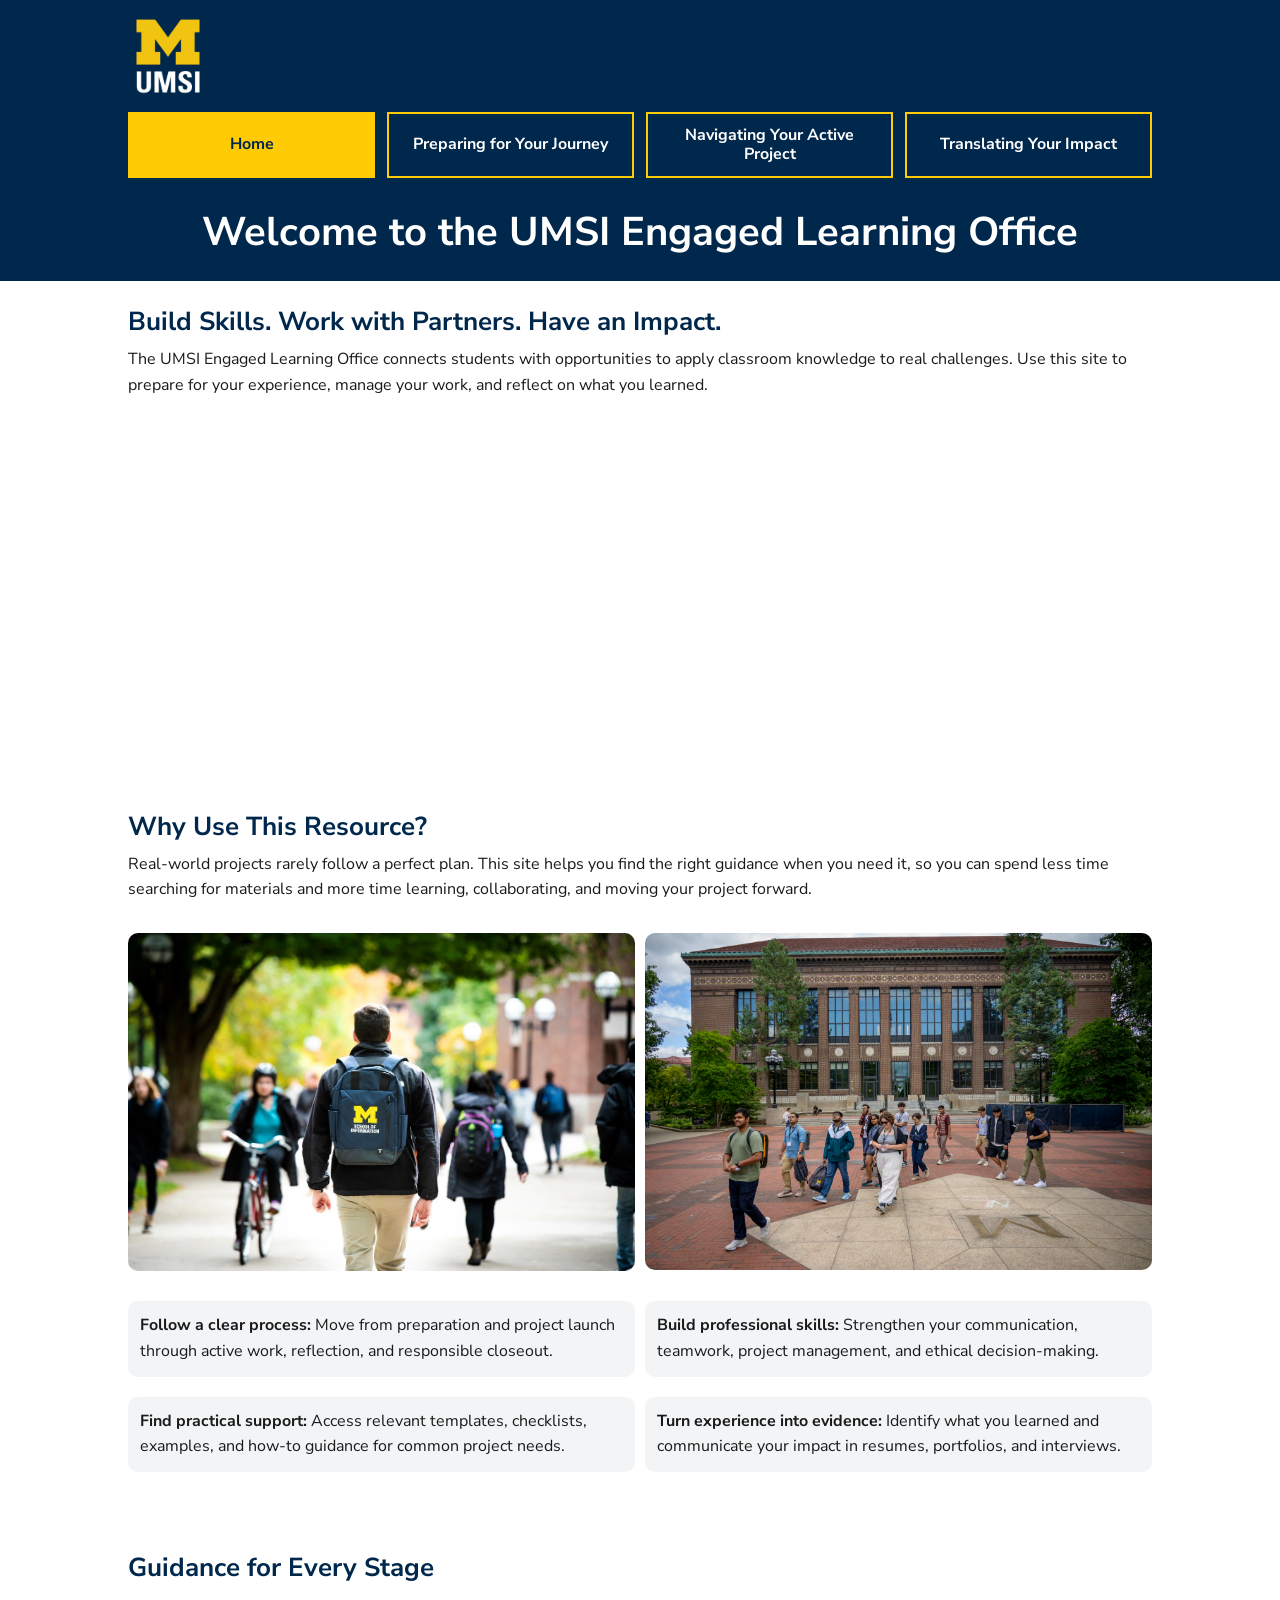
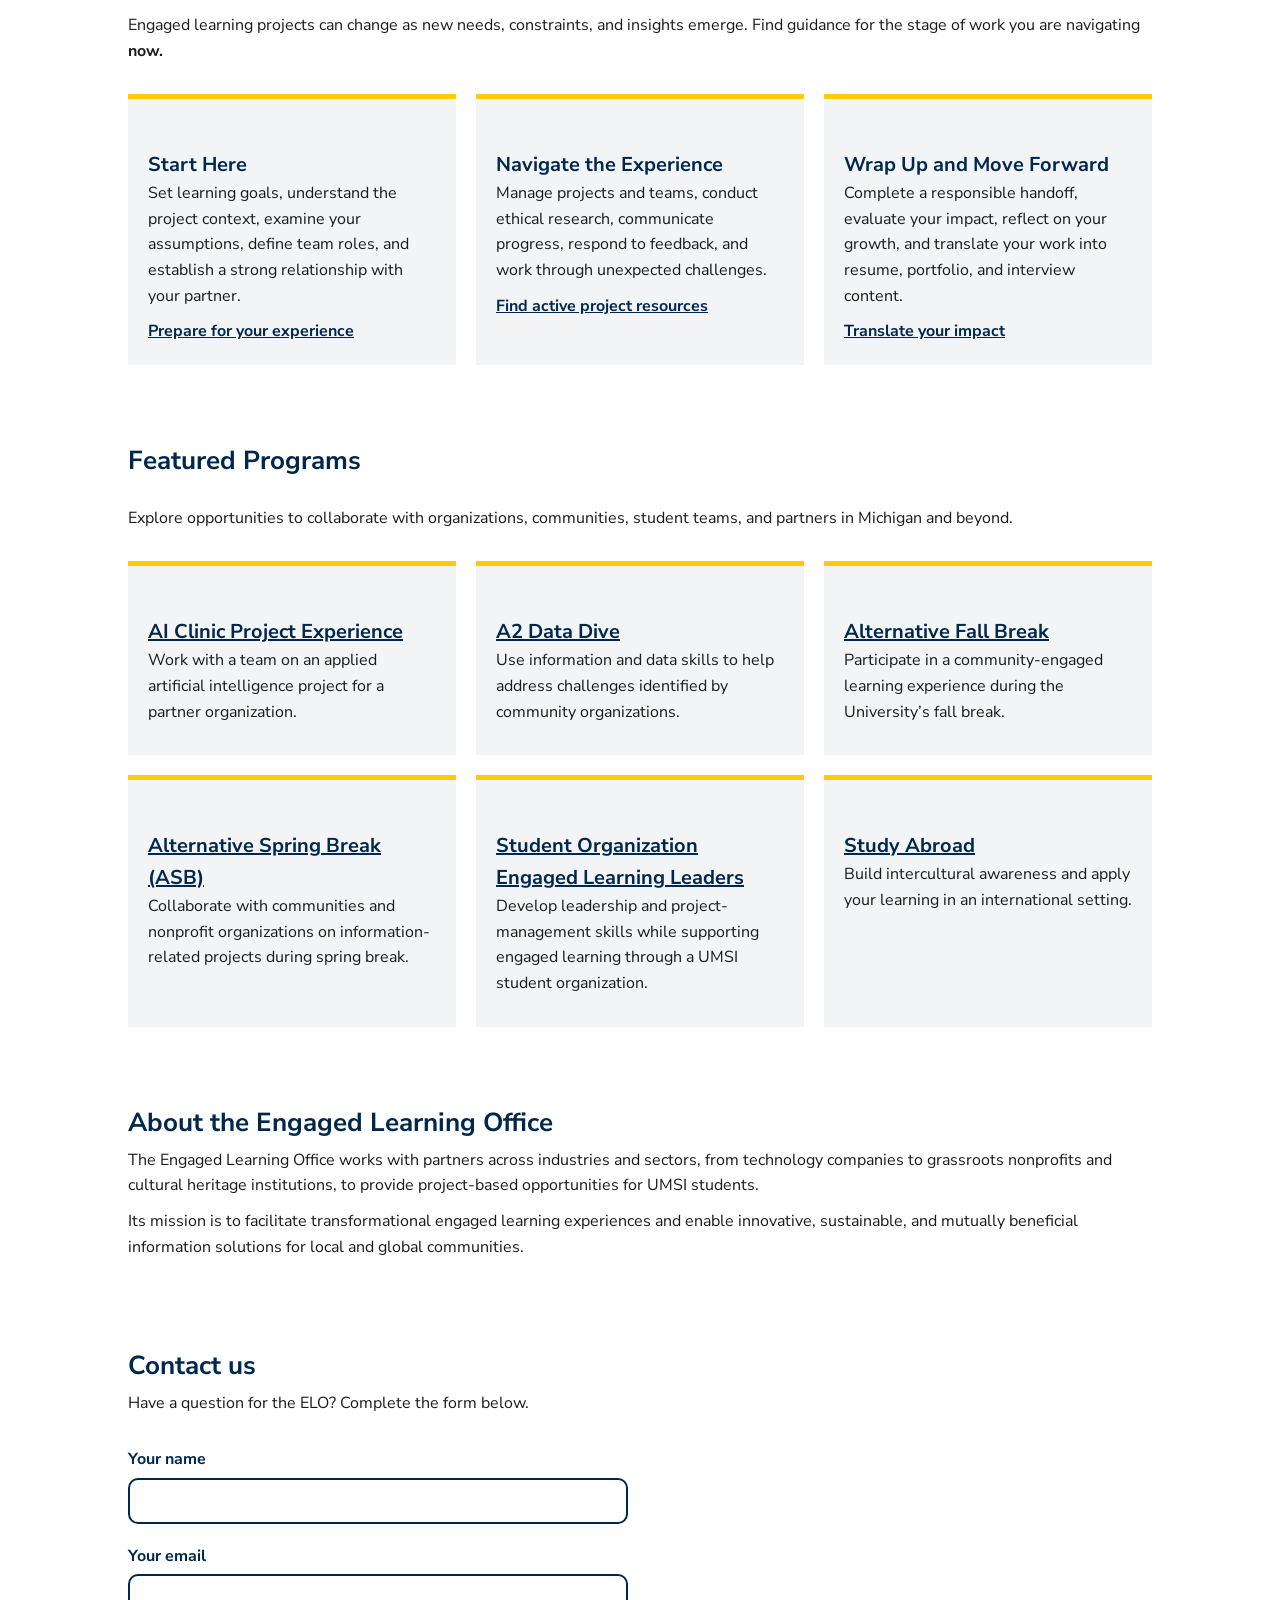
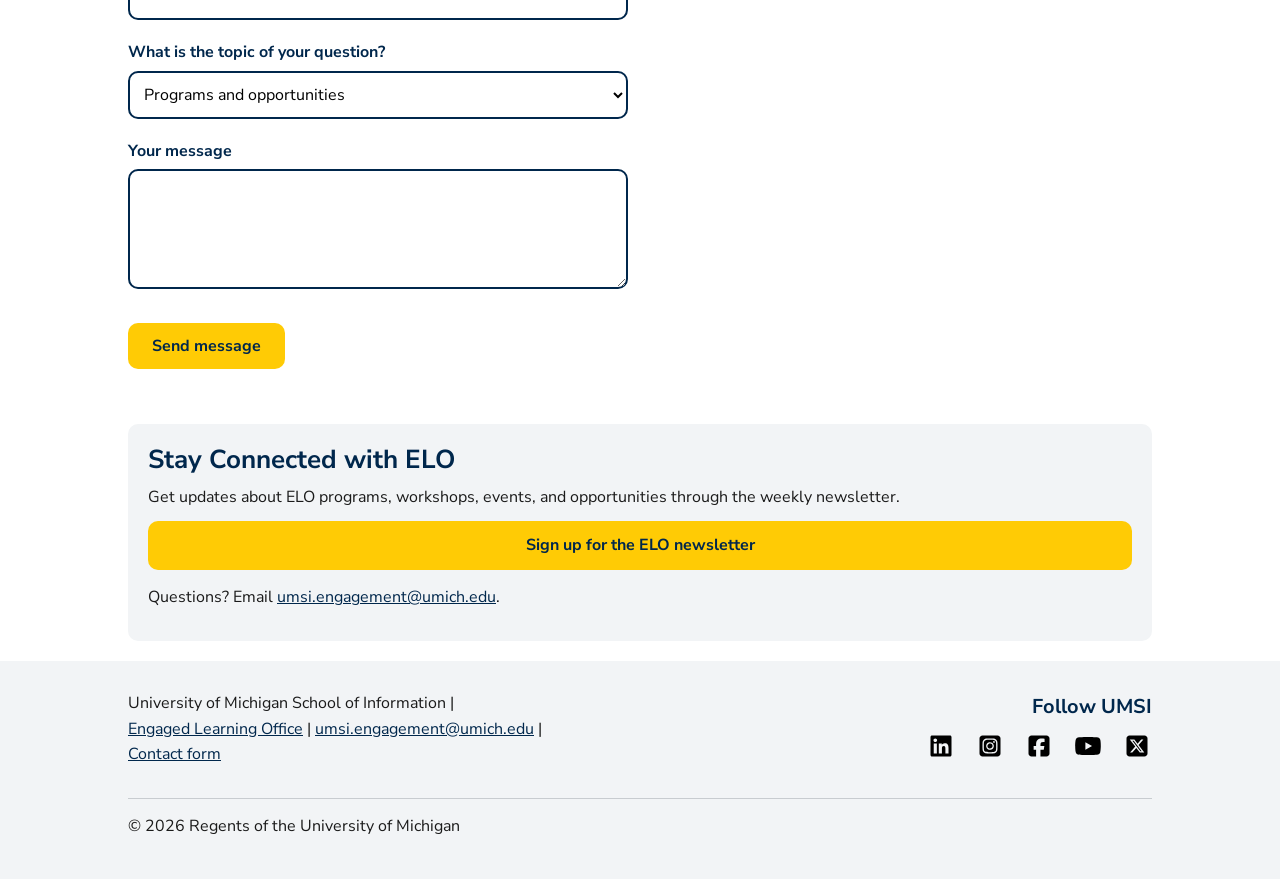
<file: index.html>
<!DOCTYPE html>
<html lang="en">
<head>
    <meta charset="UTF-8">
    <meta name="viewport" content="width=device-width, initial-scale=1.0">
    <link rel="stylesheet" href="css/html5reset.css">
    <link rel= "stylesheet" href="css/style.css">
    <link href="https://fonts.googleapis.com/css2?family=Nunito+Sans:wght@400;700&display=swap" rel="stylesheet">
    <title>Engaged Learning Resources | UMSI</title>

</head>
<body>

    <header>
  <a href = "#main">Skip to Main Content</a>
        <img src="images/UMSI_signature_vertical_informal_solidblue.jpg" alt="UMSI Logo">
        <nav>
            <ul>
                <li><a href = "index.html" aria-current="page">Home</a></li>
                <li><a href = "prep.html">Preparing for Your Journey</a></li>
                <li><a href= "navigating_your_active_project.html">Navigating Your Active Project</a></li>
                <li><a href= "translating.html">Translating Your Impact</a></li>
            </ul>
        </nav>
    <h1>Welcome to the UMSI Engaged Learning Office</h1>

    </header>
    <main id="main">
    <section>
      <h2>Build Skills. Work with Partners. Have an Impact.</h2>
      <p>
       The UMSI Engaged Learning Office connects students with opportunities to apply classroom knowledge to real challenges. Use this site to prepare for your experience, manage your work, and reflect on what you learned.
      </p>

      <iframe width="560" height="315" src="https://www.youtube.com/embed/81ZO9RfIJEQ?si=tBp82YWZMl1u7CVS" title="YouTube video player" frameborder="0" allow="accelerometer; autoplay; clipboard-write; encrypted-media; gyroscope; picture-in-picture; web-share" referrerpolicy="strict-origin-when-cross-origin" allowfullscreen></iframe>
         <!-- Note: this iframe might cause an Axe ARIA error - that's not on you that's on YouTube! -->
    </section>

<section class="photo-row">
    <h2>Why Use This Resource?</h2>

    <p>Real-world projects rarely follow a perfect plan. This site helps you find the right guidance when you need it, so you can spend less time searching for materials and more time learning, collaborating, and moving your project forward.
    </p>
        <img src="images/UMSI_CampusFall_UMSIBackpack_02.jpg" alt="A student wears a UMSI backpack in fall on the drag.">
        <img src="images/students_walking.JPG" alt="Students walking together on campus" class="desktop-only">
    <ul>
        <li><strong>Follow a clear process:</strong> Move from preparation and project launch through active work, reflection, and responsible closeout.</li>
        <li><strong>Build professional skills:</strong> Strengthen your communication, teamwork, project management, and ethical decision-making.</li>
        <li><strong>Find practical support:</strong> Access relevant templates, checklists, examples, and how-to guidance for common project needs.</li>
        <li><strong>Turn experience into evidence:</strong> Identify what you learned and communicate your impact in resumes, portfolios, and interviews.</li>
    </ul>
</section>

  <section class="card-row">
    <h2>Guidance for Every Stage</h2>
    <p>Engaged learning projects can change as new needs, constraints, and insights emerge. Find guidance for the stage of work you are navigating <strong>now.</strong></p>
    <article>
      <h3>Start Here</h3>
      <p>Set learning goals, understand the project context, examine your assumptions, define team roles, and establish a strong relationship with your partner.</p>
      <a href="prep.html">Prepare for your experience</a>
    </article>

    <article>
      <h3>Navigate the Experience</h3>
      <p>Manage projects and teams, conduct ethical research, communicate progress, respond to feedback, and work through unexpected challenges.</p>
      <a href="navigating_your_active_project.html">Find active project resources</a>
    </article>

    <article>
      <h3>Wrap Up and Move Forward</h3>
      <p>Complete a responsible handoff, evaluate your impact, reflect on your growth, and translate your work into resume, portfolio, and interview content.</p>
      <a href="translating.html"> Translate your impact </a>
    </article>
  </section>

  <section class="card-row">
    <h2>Featured Programs</h2>
    <p>Explore opportunities to collaborate with organizations, communities, student teams, and partners in Michigan and beyond.</p>
    <article>
    <h3><a href="https://mcompass.umich.edu/_portal/tds-program-brochure?programid=12810">AI Clinic Project Experience</a></h3>
    <p>Work with a team on an applied artificial intelligence project for a partner organization.</p>
    </article>

    <article>
    <h3><a href="https://mcompass.umich.edu/_portal/tds-program-brochure?programid=12556">A2 Data Dive</a></h3>
    <p>Use information and data skills to help address challenges identified by community organizations.</p>
    </article>

     <article>
      <h3><a href="https://mcompass.umich.edu/_portal/tds-program-brochure?programid=11297">Alternative Fall Break</a></h3>
      <p>Participate in a community-engaged learning experience during the University’s fall break.</p>
    </article>

    <article>
      <h3><a href="https://mcompass.umich.edu/_portal/tds-program-brochure?programid=10621">Alternative Spring Break (ASB)</a></h3>
       <p>Collaborate with communities and nonprofit organizations on information-related projects during spring break.</p>
    </article>

    <article>
      <h3><a href="https://mcompass.umich.edu/_portal/tds-program-brochure?programid=12294">Student Organization Engaged Learning Leaders</a></h3>
       <p>Develop leadership and project-management skills while supporting engaged learning through a UMSI student organization.</p>
    </article>

    <article>
      <h3><a href="https://www.si.umich.edu/student-life/study-abroad">Study Abroad</a></h3>
      <p>Build intercultural awareness and apply your learning in an international setting. </p>
    </article>
   </section>


  <section>
    <h2>About the Engaged Learning Office</h2>
    <p>The Engaged Learning Office works with partners across industries and sectors, from technology companies to grassroots nonprofits and cultural heritage institutions, to provide project-based opportunities for UMSI students.</p>
    <p>Its mission is to facilitate transformational engaged learning experiences and enable innovative, sustainable, and mutually beneficial information solutions for local and global communities.</p>
  </section>




<section id="contact">
    <h2>Contact us</h2>
    <p>Have a question for the ELO? Complete the form below.</p>

    <form action="mailto:umsi.engagement@umich.edu" method="post" enctype="text/plain">
      <label for="name">Your name</label>
      <input type="text" id="name" name="name" autocomplete="name" required>

      <label for="email">Your email</label>
      <input type="email" id="email" name="email" autocomplete="email" required>

      <label for="topic">What is the topic of your question?</label>
      <select id="topic" name="topic">
        <option value="Programs and opportunities">Programs and opportunities</option>
        <option value="My current project">My current project</option>
        <option value="Resumes and portfolios">Resumes and portfolios</option>
        <option value="Other">Other</option>
      </select>

      <label for="message">Your message</label>
      <textarea id="message" name="message" required></textarea>

      <button type="submit">Send message</button>
    </form>
  </section>






  <aside>
    <h2>Stay Connected with ELO</h2>
    <p>Get updates about ELO programs, workshops, events, and opportunities through the weekly newsletter.</p>
    <div>
       <a href="https://umsi.info/elo-newsletter"> Sign up for the ELO newsletter</a>
    </div>
    <p>Questions? Email <a href="mailto:umsi.engagement@umich.edu">umsi.engagement@umich.edu</a>.</p>
  </aside>
        <!-- Content taken & modified from UMGPT with the prompt, "Write me a webpage of intro content to help meet the following requirements - this is for the home page": and then pasted in the client objectives & project requirements"
        UMGPT. (2026). UMGPT ( GPT-5.6 Sol September 7th version) [Large language model]. -->
    </main>
    <footer>
     <p>University of Michigan School of Information | <a href="https://www.si.umich.edu/programs/engaged-learning/about-engaged-learning-office">Engaged Learning Office</a> | <a href="mailto:umsi.engagement@umich.edu">umsi.engagement@umich.edu</a> | <a href="index.html#contact">Contact form</a></p>

 <section>
    <h3>Follow UMSI</h3>
    <ul class="social-links">
      <li><a href="https://www.linkedin.com/school/university-of-michigan---school-of-information/"><img src="images/linkedin.svg" alt="UMSI on LinkedIn"></a></li>
      <li><a href="https://www.instagram.com/umschoolofinformation"><img src="images/instagram.svg" alt="UMSI on Instagram"></a></li>
      <li><a href="https://www.facebook.com/uomsi/"><img src="images/facebook.svg" alt="UMSI on Facebook"></a></li>
      <li><a href="https://www.youtube.com/user/schoolofinformation"><img src="images/youtube.svg" alt="UMSI on YouTube"></a></li>
      <li><a href="https://x.com/umsi"><img src="images/x.svg" alt="UMSI on X"></a></li>
    </ul>
  </section>



    <p>&copy; <span id="year">2026</span> Regents of the University of Michigan</p>
    </footer>

  <script>
      /* Citation for footer: CodexWorld, https://www.codexworld.com/how-to/get-current-year-to-display-dynamic-year-in-copyright-using-javascript/ */
      document.getElementById("year").innerHTML = new Date().getFullYear();
    </script>

</body>
</html>
</file>
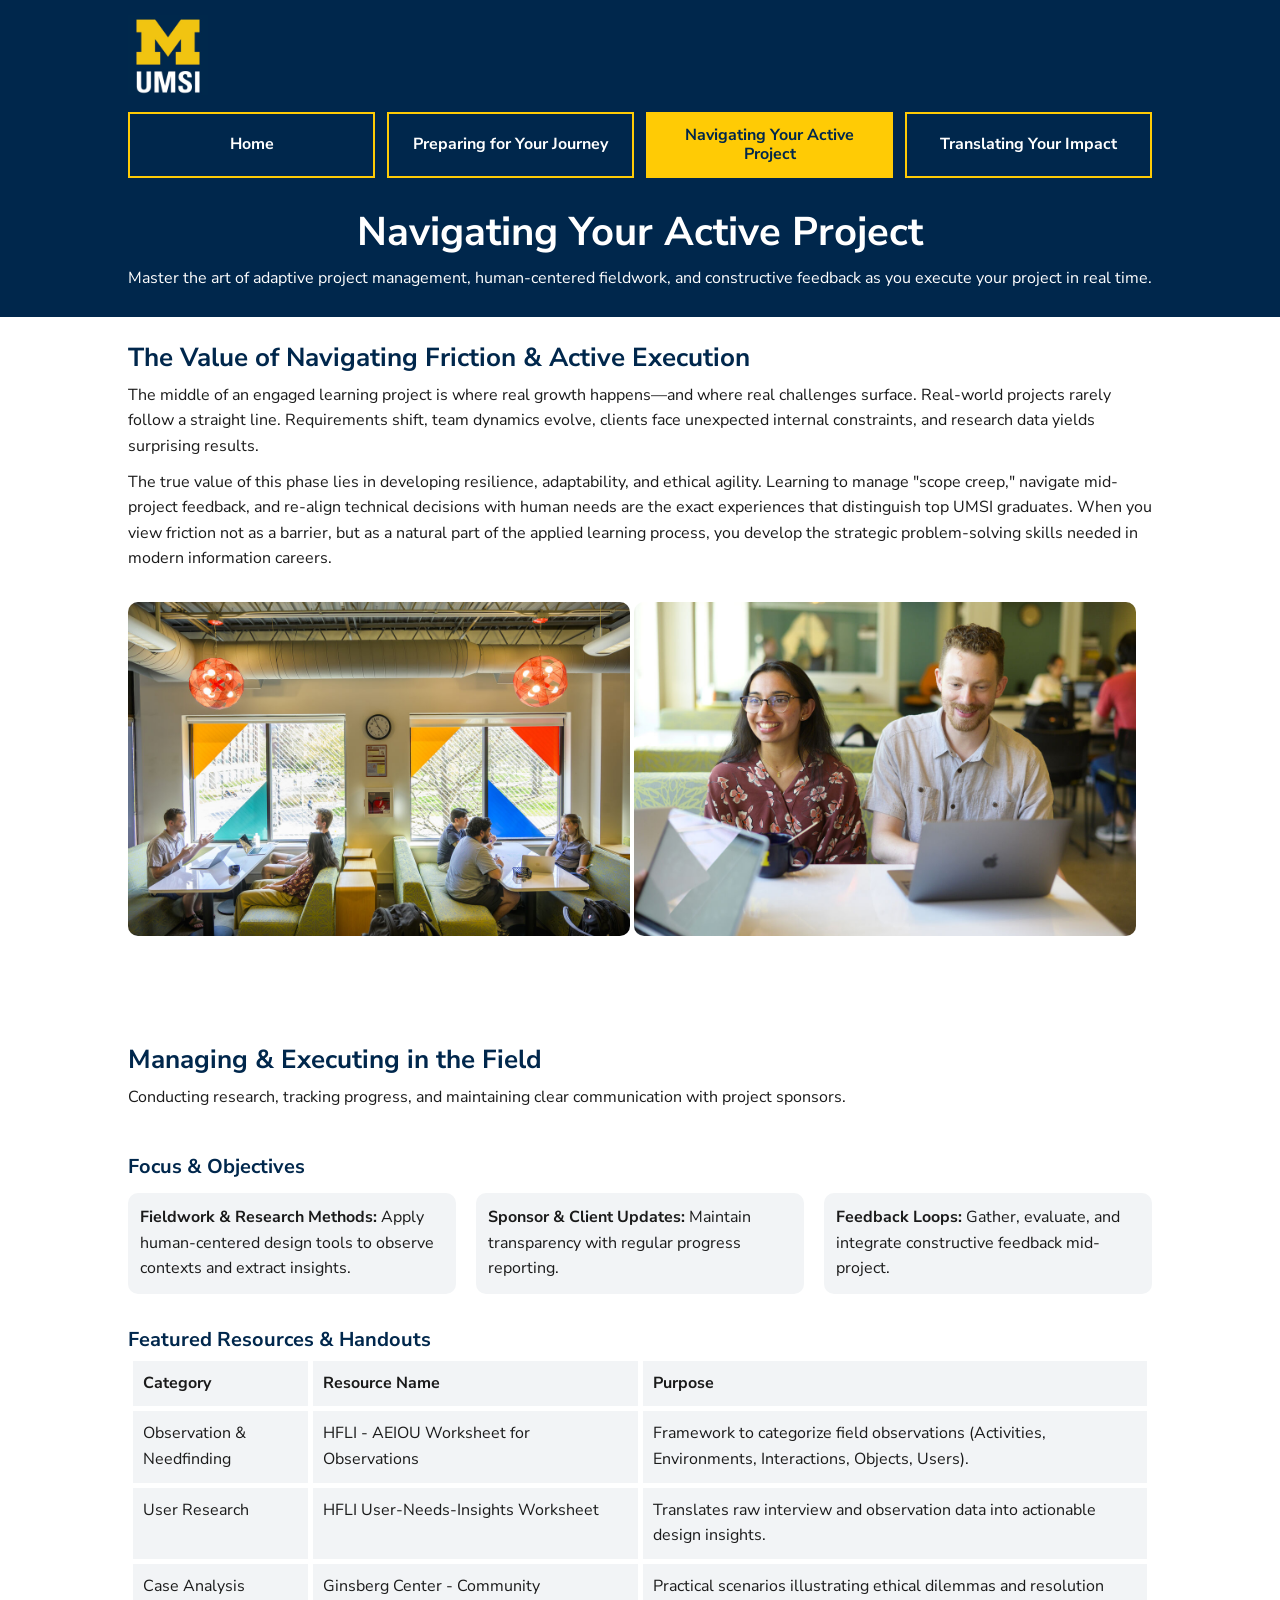
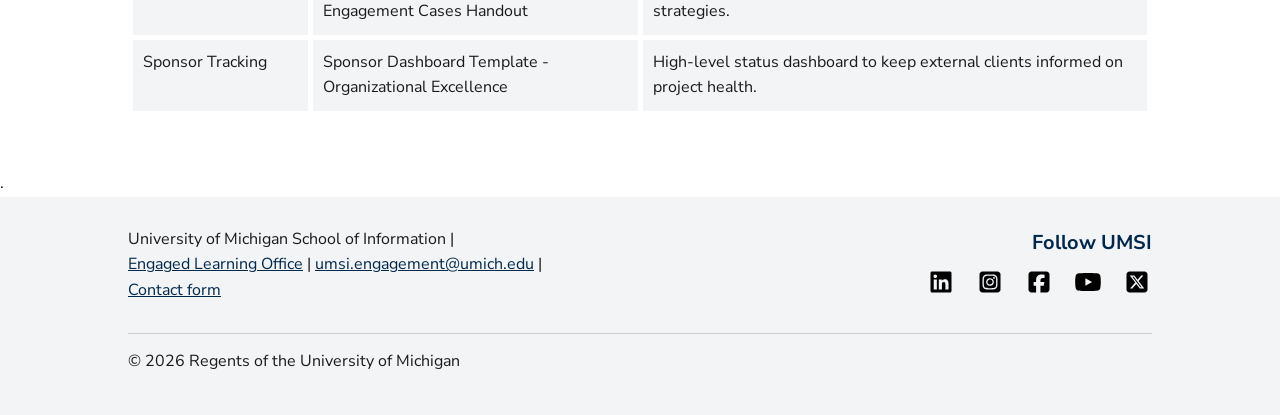
<file: navigating_your_active_project.html>
<!DOCTYPE html>
<html lang="en">
<head>
    <meta charset="UTF-8">
    <meta name="viewport" content="width=device-width, initial-scale=1.0">
    <link rel="stylesheet" href="css/html5reset.css">
    <link rel= "stylesheet" href="css/style.css">
    <link href="https://fonts.googleapis.com/css2?family=Nunito+Sans:wght@400;700&display=swap" rel="stylesheet">
    <title>During the Experience | UMSI</title>

</head>
<body>


   <header>
  <a href = "#main">Skip to Main Content</a>
       <img src="images/UMSI_signature_vertical_informal_solidblue.jpg" alt="UMSI Logo">
        <nav>
            <ul>
                <li><a href = "index.html">Home</a></li>
                <li><a href = "prep.html">Preparing for Your Journey</a></li>
                <li><a href= "navigating_your_active_project.html" aria-current="page">Navigating Your Active Project</a></li>
                <li><a href= "translating.html">Translating Your Impact</a></li>
            </ul>
        </nav>
    <h1>Navigating Your Active Project</h1>
    <p>Master the art of adaptive project management, human-centered fieldwork, and constructive feedback as you execute your project in real time.</p>
    </header>



    <main id="main">
    <section>
      <h2>The Value of Navigating Friction & Active Execution</h2>
      <p> The middle of an engaged learning project is where real growth happens—and where real challenges surface. Real-world projects rarely follow a straight line. Requirements shift, team dynamics evolve, clients face unexpected internal constraints, and research data yields surprising results.</p>

      <p>The true value of this phase lies in developing resilience, adaptability, and ethical agility. Learning to manage "scope creep," navigate mid-project feedback, and re-align technical decisions with human needs are the exact experiences that distinguish top UMSI graduates. When you view friction not as a barrier, but as a natural part of the applied learning process, you develop the strategic problem-solving skills needed in modern information careers.</p>
      <img src="images/UMSI_ViewbookBSI2026_17.jpg" alt = "Two groups of students working together at booths in a colorful campus lounge space.">
      <img src="images/UMSI_ViewbookBSI2026_05.jpg" alt = "Two students work together on laptops at a shared table.">
      
    </section>

    <section>
    <h2>Managing & Executing in the Field</h2>
    <p>Conducting research, tracking progress, and maintaining clear communication with project sponsors.</p>
 <h3>Focus & Objectives</h3>
    <ul class="three-col">
      <li><strong>Fieldwork & Research Methods:</strong> Apply human-centered design tools to observe contexts and extract insights.</li>
      <li><strong>Sponsor & Client Updates:</strong> Maintain transparency with regular progress reporting.</li>
      <li><strong>Feedback Loops:</strong> Gather, evaluate, and integrate constructive feedback mid-project.</li>
    </ul>

<h3>Featured Resources & Handouts</h3>

    <table>
  <tr>
    <th>Category</th>
    <th>Resource Name</th>
    <th>Purpose</th>
  </tr>
  <tr>
    <td>Observation & Needfinding</td>
    <td>HFLI - AEIOU Worksheet for Observations</td>
    <td>Framework to categorize field observations (Activities, Environments, Interactions, Objects, Users).</td>
  </tr>

  <tr>
    <td>User Research</td>
    <td>HFLI User-Needs-Insights Worksheet</td>
    <td>Translates raw interview and observation data into actionable design insights.</td>
</tr>
    <tr>
    <td>Case Analysis</td>
    <td>Ginsberg Center - Community Engagement Cases Handout</td>
    <td>Practical scenarios illustrating ethical dilemmas and resolution strategies.</td>
</tr>
    <tr>
    <td>Sponsor Tracking</td>
    <td>Sponsor Dashboard Template - Organizational Excellence</td>
    <td>High-level status dashboard to keep external clients informed on project health.</td>
</tr>
</table>
</section>
</main>
<!-- Content taken directly from the ELO Content Document-->.
    <footer>
     <p>University of Michigan School of Information | <a href="https://www.si.umich.edu/programs/engaged-learning/about-engaged-learning-office">Engaged Learning Office</a> | <a href="mailto:umsi.engagement@umich.edu">umsi.engagement@umich.edu</a> | <a href="index.html#contact">Contact form</a></p>
   

   <section>
    <h3>Follow UMSI</h3>
    <ul class="social-links">
      <li><a href="https://www.linkedin.com/school/university-of-michigan---school-of-information/"><img src="images/linkedin.svg" alt="UMSI on LinkedIn"></a></li>
      <li><a href="https://www.instagram.com/umschoolofinformation"><img src="images/instagram.svg" alt="UMSI on Instagram"></a></li>
      <li><a href="https://www.facebook.com/uomsi/"><img src="images/facebook.svg" alt="UMSI on Facebook"></a></li>
      <li><a href="https://www.youtube.com/user/schoolofinformation"><img src="images/youtube.svg" alt="UMSI on YouTube"></a></li>
      <li><a href="https://x.com/umsi"><img src="images/x.svg" alt="UMSI on X"></a></li>
    </ul>
  </section>



    <p>&copy; <span id="year">2026</span> Regents of the University of Michigan</p>
    </footer>

    <script>
      /* Citation: CodexWorld, https://www.codexworld.com/how-to/get-current-year-to-display-dynamic-year-in-copyright-using-javascript/ */
      document.getElementById("year").innerHTML = new Date().getFullYear();
    </script>

</body>
</html>
</file>
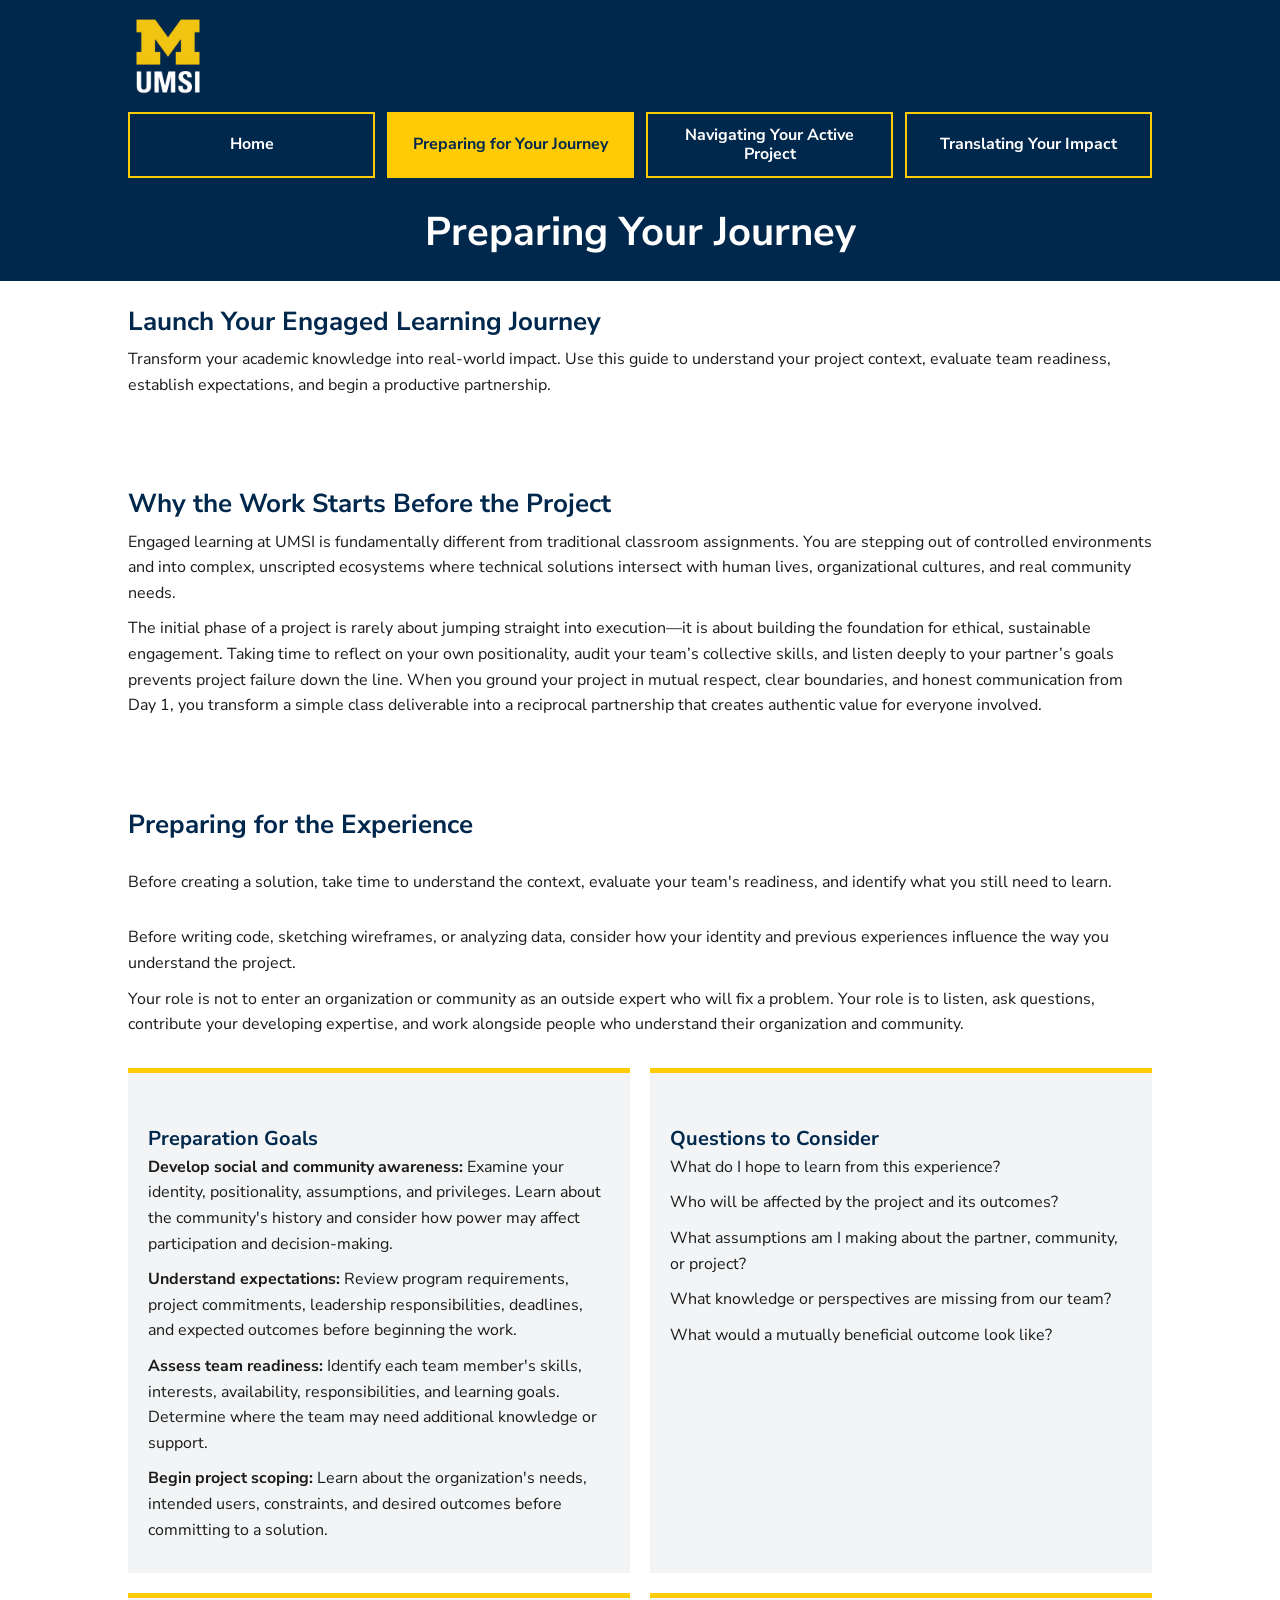
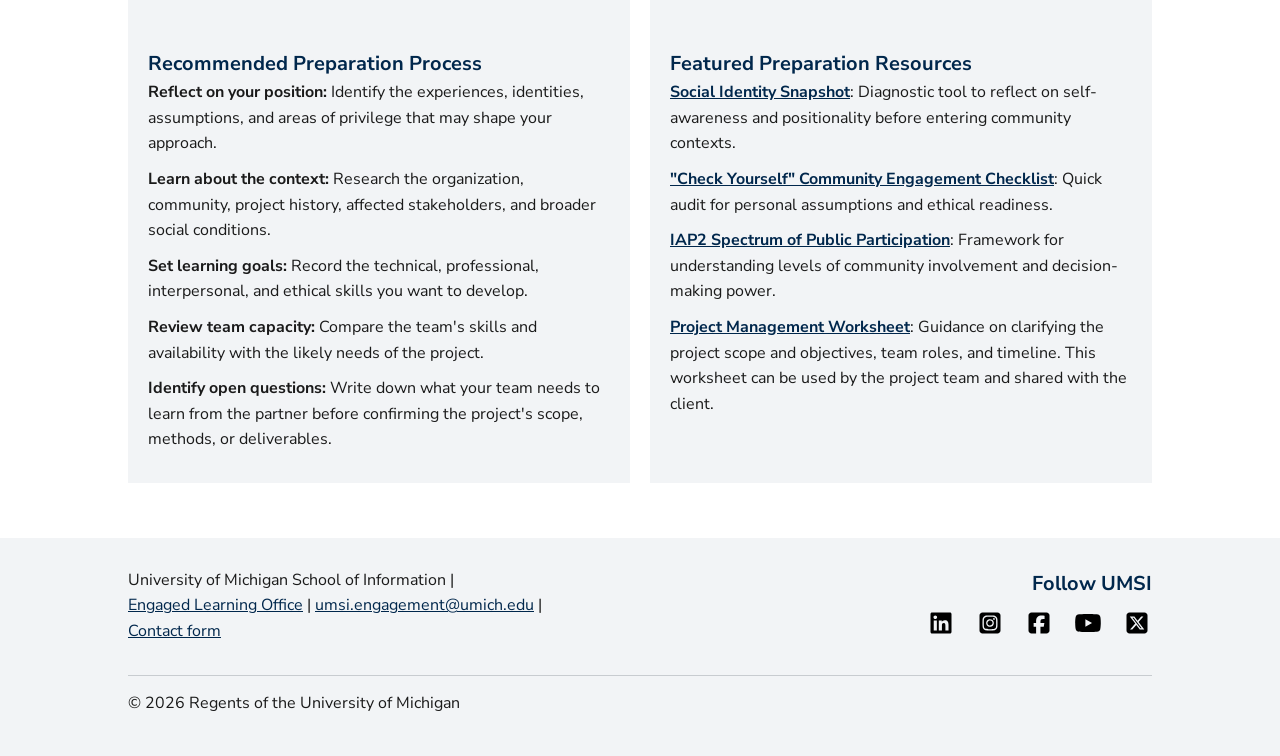
<file: prep.html>
<!DOCTYPE html>
<html lang="en">
<head>
    <meta charset="UTF-8">
    <meta name="viewport" content="width=device-width, initial-scale=1.0">
    <link rel="stylesheet" href="css/html5reset.css">
    <link rel= "stylesheet" href="css/style.css">
<link href="https://fonts.googleapis.com/css2?family=Nunito+Sans:wght@400;700&display=swap" rel="stylesheet">
    <title>Preparing for Your Experience|UMSI </title>
</head>
<body>

    <header>

  <a href = "#main">Skip to Main Content</a>
        <img src="images/UMSI_signature_vertical_informal_solidblue.jpg" alt="UMSI Logo">
        <nav>
            <ul>
                <li><a href = "index.html">Home</a></li>
                <li><a href = "prep.html" aria-current="page">Preparing for Your Journey</a></li>
                <li><a href= "navigating_your_active_project.html">Navigating Your Active Project</a></li>
                <li><a href= "translating.html">Translating Your Impact</a></li>
            </ul>
        </nav>
    <h1>Preparing Your Journey</h1>
  </header>
<main id="main">
  
<section>
  <h2>Launch Your Engaged Learning Journey</h2>
  <p>Transform your academic knowledge into real-world impact. Use this guide to understand your project context, evaluate team readiness, establish expectations, and begin a productive partnership.</p>
</section>

<section>
  <h2>Why the Work Starts Before the Project</h2>
  <p>Engaged learning at UMSI is fundamentally different from traditional classroom assignments. You are stepping out of controlled environments and into complex, unscripted ecosystems where technical solutions intersect with human lives, organizational cultures, and real community needs.</p>
  <p>The initial phase of a project is rarely about jumping straight into execution—it is about building the foundation for ethical, sustainable engagement. Taking time to reflect on your own positionality, audit your team’s collective skills, and listen deeply to your partner’s goals prevents project failure down the line. When you ground your project in mutual respect, clear boundaries, and honest communication from Day 1, you transform a simple class deliverable into a reciprocal partnership that creates authentic value for everyone involved.</p>


</section>

<section class="card-row two-col">
  <h2>Preparing for the Experience</h2>
  <p>Before creating a solution, take time to understand the context, evaluate your team's readiness, and identify what you still need to learn.</p>
  <article>
    <p>Before writing code, sketching wireframes, or analyzing data, consider how your identity and previous experiences influence the way you understand the project.</p>
    <p>Your role is not to enter an organization or community as an outside expert who will fix a problem. Your role is to listen, ask questions, contribute your developing expertise, and work alongside people who understand their organization and community.</p>
  </article>

  <article>
    <h3>Preparation Goals</h3>
    <ul>
      <li><strong>Develop social and community awareness:</strong> Examine your identity, positionality, assumptions, and privileges. Learn about the community's history and consider how power may affect participation and decision-making.
      </li>
      <li><strong>Understand expectations:</strong> Review program requirements, project commitments, leadership responsibilities, deadlines, and expected outcomes before beginning the work.</li>
      <li><strong>Assess team readiness:</strong> Identify each team member's skills, interests, availability, responsibilities, and learning goals. Determine where the team may need additional knowledge or support.</li>
      <li><strong>Begin project scoping:</strong> Learn about the organization's needs, intended users, constraints, and desired outcomes before committing to a solution.
      </li>
    </ul>
  </article>

  <article>
    <h3>Questions to Consider</h3>
    <ul>
      <li>What do I hope to learn from this experience?</li>
      <li>Who will be affected by the project and its outcomes?</li>
      <li>What assumptions am I making about the partner, community, or project?</li>
      <li>What knowledge or perspectives are missing from our team?</li>
      <li>What would a mutually beneficial outcome look like?</li>
    </ul>
  </article>

  <article>
    <h3>Recommended Preparation Process</h3>
    <ol>
      <li><strong>Reflect on your position:</strong> Identify the experiences, identities, assumptions, and areas of privilege that may shape your approach.</li>
      <li><strong>Learn about the context:</strong> Research the organization, community, project history, affected stakeholders, and broader social conditions.</li>
      <li><strong>Set learning goals:</strong> Record the technical, professional, interpersonal, and ethical skills you want to develop.</li>
      <li><strong>Review team capacity:</strong> Compare the team's skills and availability with the likely needs of the project. </li>
      <li><strong>Identify open questions:</strong> Write down what your team needs to learn from the partner before confirming the project's scope, methods, or deliverables.
      </li>
    </ol>
  </article>

  <article>
    <h3>Featured Preparation Resources</h3>
    <ul>
      <li><a href="https://sites.lsa.umich.edu/equitable-teaching/social-identity-snapshot">Social Identity Snapshot</a>: Diagnostic tool to reflect on self-awareness and positionality before entering community contexts.</li>
      <li><a href="https://docs.google.com/document/d/1Qt9YeStVwDHjwJhOLAz42JSNQR2lFMurdUtxtdrGkuc/edit?tab=t.0#heading=h.ch0bvccjkrzn">"Check Yourself" Community Engagement Checklist</a>: Quick audit for personal assumptions and ethical readiness.</li>
      <li><a href="https://drive.google.com/file/d/1zc1RNlrDxV51-muOERdDTnINQcquJpOA/view?usp=sharing">IAP2 Spectrum of Public Participation</a>: Framework for understanding levels of community involvement and decision-making power.</li>
      <li><a href="https://docs.google.com/document/d/1twc-7TYWmb_PNrOBiDI1NuJqJAuhluTICr22GRd_NLc/edit?usp=drive_link">Project Management Worksheet</a>: Guidance on clarifying the project scope and objectives, team roles, and timeline. This worksheet can be used by the project team and shared with the client.</li>
    </ul>
  </article>
</section>


<!-- Content taken & modified from UMGPT with the prompt, "for the same content write me some intro content and resources for a prep page using the ELO content below" - this was after I had asked for content for the home page. " UMGPT. (2026). UMGPT ( GPT-5.6 Sol September 7th version) [Large language model]. -->
</main>
<footer>
<p>University of Michigan School of Information | <a href="https://www.si.umich.edu/programs/engaged-learning/about-engaged-learning-office">Engaged Learning Office</a> | <a href="mailto:umsi.engagement@umich.edu">umsi.engagement@umich.edu</a> | <a href="index.html#contact">Contact form</a></p>

 <section>
    <h3>Follow UMSI</h3>
    <ul class="social-links">
      <li><a href="https://www.linkedin.com/school/university-of-michigan---school-of-information/"><img src="images/linkedin.svg" alt="UMSI on LinkedIn"></a></li>
      <li><a href="https://www.instagram.com/umschoolofinformation"><img src="images/instagram.svg" alt="UMSI on Instagram"></a></li>
      <li><a href="https://www.facebook.com/uomsi/"><img src="images/facebook.svg" alt="UMSI on Facebook"></a></li>
      <li><a href="https://www.youtube.com/user/schoolofinformation"><img src="images/youtube.svg" alt="UMSI on YouTube"></a></li>
      <li><a href="https://x.com/umsi"><img src="images/x.svg" alt="UMSI on X"></a></li>
    </ul>
  </section>


    <p>&copy; <span id="year">2026</span> Regents of the University of Michigan</p>
    </footer>
    
    <script>
      /* Citation: CodexWorld, https://www.codexworld.com/how-to/get-current-year-to-display-dynamic-year-in-copyright-using-javascript/ */
      document.getElementById("year").innerHTML = new Date().getFullYear();
    </script>


</body>

</html>
</file>
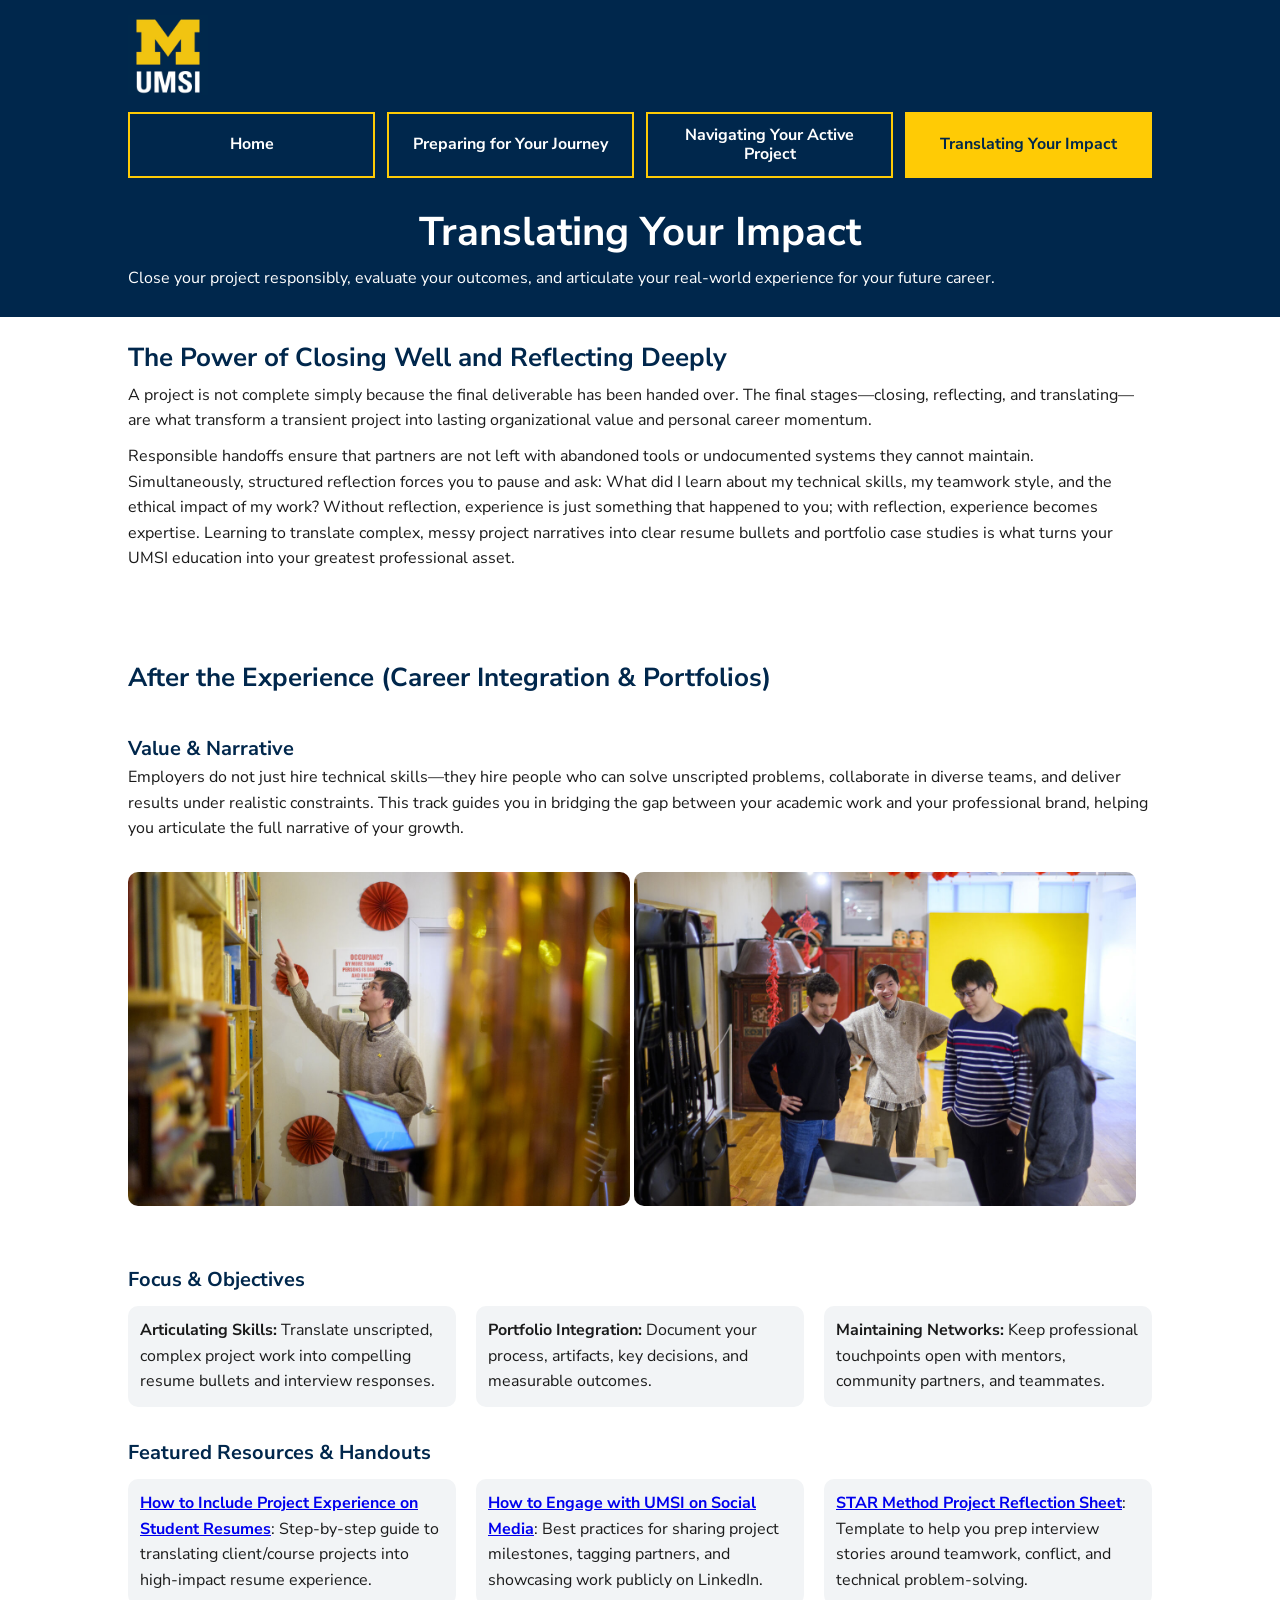
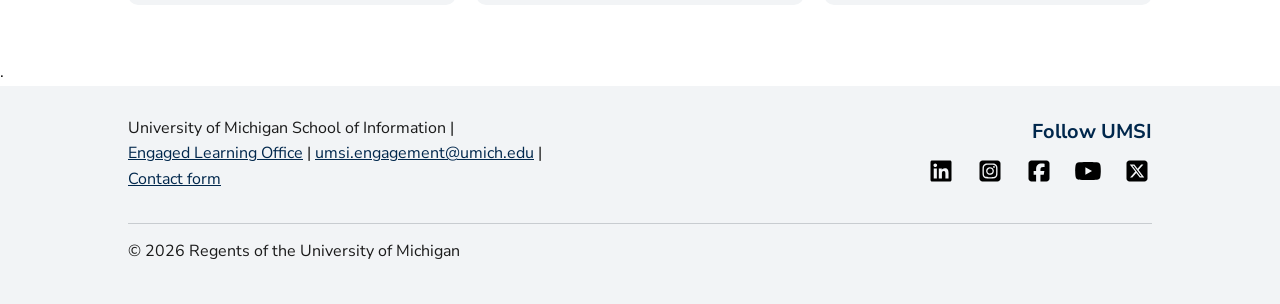
<file: translating.html>
<!DOCTYPE html>
<html lang="en">
<head>
    <meta charset="UTF-8">
    <meta name="viewport" content="width=device-width, initial-scale=1.0">
    <title>Wrap-Up, Impact & Next Steps | UMSI</title>
    <link rel="stylesheet" href="css/html5reset.css">
    <link rel= "stylesheet" href="css/style.css">
    <link href="https://fonts.googleapis.com/css2?family=Nunito+Sans:wght@400;700&display=swap" rel="stylesheet">
</head>
<body>

    <header>
  <a href = "#main">Skip to Main Content</a>
       <img src="images/UMSI_signature_vertical_informal_solidblue.jpg" alt="UMSI Logo">
        <nav>
            <ul>
                <li><a href = "index.html">Home</a></li>
                <li><a href = "prep.html">Preparing for Your Journey</a></li>
                <li><a href= "navigating_your_active_project.html">Navigating Your Active Project</a></li>
                <li><a href= "translating.html" aria-current="page">Translating Your Impact</a></li>
            </ul>
        </nav>
    <h1>Translating Your Impact</h1>
    <p>Close your project responsibly, evaluate your outcomes, and articulate your real-world experience for your future career.</p>
    </header>


    <main id="main">
    <section>
      <h2> The Power of Closing Well and Reflecting Deeply</h2>
      <p>A project is not complete simply because the final deliverable has been handed over. The final stages—closing, reflecting, and translating—are what transform a transient project into lasting organizational value and personal career momentum.</p>

      <p>Responsible handoffs ensure that partners are not left with abandoned tools or undocumented systems they cannot maintain. Simultaneously, structured reflection forces you to pause and ask: What did I learn about my technical skills, my teamwork style, and the ethical impact of my work? Without reflection, experience is just something that happened to you; with reflection, experience becomes expertise. Learning to translate complex, messy project narratives into clear resume bullets and portfolio case studies is what turns your UMSI education into your greatest professional asset.</p>
    </section>

<section>
    <h2>After the Experience (Career Integration & Portfolios)</h2>
    <h3>Value & Narrative</h3>
    <p>Employers do not just hire technical skills—they hire people who can solve unscripted problems, collaborate in diverse teams, and deliver results under realistic constraints. This track guides you in bridging the gap between your academic work and your professional brand, helping you articulate the full narrative of your growth.</p>
      <img src="images/UMSI_ASBChineseAmericanMuseumChicago_2026_06.jpg" alt = "A student gestures toward towards a book case.">
      <img src="images/UMSI_ASBChineseAmericanMuseumChicago_2026_15.jpg" alt = "A group of four students look at a laptop on a table.">

    

  <h3>Focus & Objectives</h3>
<ul class="three-col">
  <li><strong>Articulating Skills:</strong> Translate unscripted, complex project work into compelling resume bullets and interview responses.</li>
  <li><strong>Portfolio Integration:</strong> Document your process, artifacts, key decisions, and measurable outcomes.</li>
  <li><strong>Maintaining Networks:</strong> Keep professional touchpoints open with mentors, community partners, and teammates.</li>
</ul>

<h3>Featured Resources & Handouts</h3>
<ul class="three-col">
  <li><a href="https://docs.google.com/document/d/1mjyX6jgqXFrY7SFYaA3J2cTh1ZnHH0FKF5aUKfXzXKo/edit?tab=t.0"><strong>How to Include Project Experience on Student Resumes</strong></a>: Step-by-step guide to translating client/course projects into high-impact resume experience.</li>
  <li><a href="https://docs.google.com/document/d/1jwQg_Y4jECLPHqcyOtJtDTK5x-68KstexfPbh6jXHnA/edit?tab=t.0"><strong>How to Engage with UMSI on Social Media</strong></a>: Best practices for sharing project milestones, tagging partners, and showcasing work publicly on LinkedIn.</li>
  <li><a href="https://careercenter.umich.edu/content/interviewing-resources"><strong>STAR Method Project Reflection Sheet</strong></a>: Template to help you prep interview stories around teamwork, conflict, and technical problem-solving.</li>
</ul>

</section>
<!-- Content taken directly from the ELO Content Document-->.
</main>

    <footer>
    <p>University of Michigan School of Information | <a href="https://www.si.umich.edu/programs/engaged-learning/about-engaged-learning-office">Engaged Learning Office</a> | <a href="mailto:umsi.engagement@umich.edu">umsi.engagement@umich.edu</a> | <a href="index.html#contact">Contact form</a></p>
    
    
<section>
    <h3>Follow UMSI</h3>
    <ul class="social-links">
      <li><a href="https://www.linkedin.com/school/university-of-michigan---school-of-information/"><img src="images/linkedin.svg" alt="UMSI on LinkedIn"></a></li>
      <li><a href="https://www.instagram.com/umschoolofinformation"><img src="images/instagram.svg" alt="UMSI on Instagram"></a></li>
      <li><a href="https://www.facebook.com/uomsi/"><img src="images/facebook.svg" alt="UMSI on Facebook"></a></li>
      <li><a href="https://www.youtube.com/user/schoolofinformation"><img src="images/youtube.svg" alt="UMSI on YouTube"></a></li>
      <li><a href="https://x.com/umsi"><img src="images/x.svg" alt="UMSI on X"></a></li>
    </ul>
  </section>


      <p>&copy; <span id="year">2026</span> Regents of the University of Michigan</p>
    </footer>


<script>
  /* Citation for footer: CodexWorld, https://www.codexworld.com/how-to/get-current-year-to-display-dynamic-year-in-copyright-using-javascript/ */
  document.getElementById("year").innerHTML = new Date().getFullYear();
</script>


</body>
</html>
</file>
<file: css/style.css>
body {
  font-family: 'Nunito Sans', Arial, sans-serif;
  font-size: 16px;
  line-height: 1.6;
  color: #1a1a1a;
}

/*for accessibility*/
a:focus {
  outline: 3px solid #00274c;
}

/* Skip link: hidden until it has focus */
header > a {
  display: block;
  position: absolute;  
  left: 0;              
  top: -100px;          
  color: #ffffff;
  padding: 14px 20px;
  font-size: 20px;
  font-weight: bold;
  border: 3px solid #00274c;
}

header > a:focus {
  top: 0;
  background-color: #ffcb05;
  color: #00274c;
  padding: 10px;
}

/* Header and nav */
header {
  background-color: #00274c;
  color: #ffffff;
  padding: 10px 15px;
}

header img {
  width: 15%;
}

nav ul {
  display: grid;
  grid-template-columns: 1fr 1fr;
  gap: 5px;
  margin-top: 8px;
}

nav a {
  display: flex;
  align-items: center;
  justify-content: center;
  padding: 6px;
  font-size: 13px;
  line-height: 1.2;
  border: 2px solid #ffcb05;
  color: #ffffff;
  font-weight: bold;
  text-align: center;
  text-decoration: none;
  height: 100%;
  box-sizing: border-box;
}

nav a:hover,
nav a:focus {
  background-color: #ffcb05;
  color: #00274c;
}

nav a[aria-current="page"] {
  background-color: #ffcb05;
  color: #00274c;
}


h1 {
  font-size: 30px;
  line-height: 1.2;
  text-align: center;
  padding: 20px 0 15px;
}

/* The main content section */
main section {
  padding: 25px 15px;
  margin-bottom: 30px;
}

h2 {
  font-size: 26px;
  line-height: 1.2;
  color: #00274c;
  padding-bottom: 10px;
}

h3 {
  font-size: 20px;
  color: #00274c;
  margin-top: 30px;
}

p {
  padding-bottom: 10px;
}

table {
  width: 100%;
  border-collapse: separate;
  border-spacing: 5px;
}
 
th, td {
  padding: 10px;
  text-align: left;
  background-color: #f2f4f6;
}


/* YouTube video and images */
iframe {
  width: 100%;
  height: auto;
  aspect-ratio: 16 / 9; 
  border-radius: 10px;
}

main img {
  width: 100%;
  border-radius: 10px;
  margin: 20px 0;
}

/* 2 column grid*/
main ul {
  list-style: none;
  display: grid;
  grid-template-columns: 1fr 1fr;
  gap: 10px;
}

main li {
  background-color: #f2f4f6;
  border-radius: 10px;
  padding: 12px;
  font-size: 16px;
  margin-top: 10px
}

article {
  border-left: 5px solid #ffcb05;
  padding-left: 15px;
  margin-top: 20px;
}

article a {
  color: #00274c;
  font-weight: bold;
}

/* No numbers for steps */
article ol {
  list-style: none;
  padding-left: 0;
}

/* Newsletter box */
aside {
  background-color: #f2f4f6;
  border-radius: 10px;
  padding: 20px;
  margin: 20px 15px;
}

aside div a {
  display: block;
  background-color: #ffcb05;
  color: #00274c;
  font-weight: bold;
  text-align: center;
  text-decoration: none;
  border-radius: 10px;
  padding: 12px;
  margin-bottom: 15px;
}

aside a {
  color: #00274c;
}

/* Footer */
footer {
  background-color: #f2f4f6;
  padding: 20px 15px;
}

footer a {
  display: block;
  padding: 8px 0;
  color: #00274c;
}

footer p a {
  display: inline;
  padding: 0;
  white-space: nowrap;
}

footer h2 {
  font-size: 20px;
  margin-top: 30px;
}

/* Citation for footer social icons: https://simpleicons.org */
.social-links li {
  display: inline-block;
  margin-right: 15px;
}
 
.social-links img {
  width: 30px;
  height: 30px;
}

.social-links li:last-child {
  margin-right: 0;
}


/* New 404 page */
.error-page {
  text-align: center;
}

.error-code {
  font-size: 14px;
  font-weight: bold;
  color: #00274c;
}

.error-page h1 {
  font-size: 36px;
  color: #00274c;
  padding: 10px 0;
}

.error-text {
  font-size: 18px;
}

.error-page a {
  display: inline-block;
  background-color: #ffcb05;
  color: #00274c;
  font-weight: bold;
  text-decoration: none;
  border-radius: 10px;
  padding: 12px 24px;
  margin: 15px 0;
}

.error-page a:hover,
.error-page a:focus {
  background-color: #00274c;
  color: #ffffff;
}

.error-page img {
  display: block;
  width: 100%;
  max-width: 400px;
  margin: 20px auto;
}

.desktop-only {
  display: none;
}

/*New form!*/ 

form {
  max-width: 500px;
}

label {
  display: block;
  margin-top: 20px;
  margin-bottom: 5px;
  font-weight: bold;
  color: #00274c;
}

input, select, textarea {
  width: 100%;
  box-sizing: border-box;
  padding: 10px;
  font-family: inherit;
  font-size: 16px;
  border: 2px solid #00274c;
  border-radius: 10px;
  background-color: #ffffff;
}

textarea {
  height: 120px;
}

input:focus,
select:focus,
textarea:focus,
button:focus {
  outline: 3px solid #00274c;
  outline-offset: 2px;
}

button {
  margin-top: 25px;
  padding: 12px 24px;
  font-family: inherit;
  font-size: 16px;
  font-weight: bold;
  color: #00274c;
  background-color: #ffcb05;
  border: none;
  border-radius: 10px;
  cursor: pointer;
}

button:hover,
button:focus {
  background-color: #00274c;
  color: #ffffff;
}


/* New Desktop layout */

@media (min-width: 992px) {

  header {
  padding: 15px 10%;    
  }
 
  body {
    max-width: 1300px;
    margin: 0 auto;
  }
  header img {
    width: 80px;
  }
 
  nav ul {
    grid-template-columns: 1fr 1fr 1fr 1fr;
    gap: 12px;
  }
 
  nav a {
    font-size: 16px;
    padding: 12px;
  }
 
  h1 {
    font-size: 40px;
    padding: 30px 0 10px;
  }
 
  main img {
    width: 49%;              
    margin: 20px 0 20px 0;
  }

  iframe {
    width: 49%;        
    display: block;
    margin: 20px 0;
  }

  /* Home page the cards in rows of three */
  .card-row {
    display: grid;
    grid-template-columns: 1fr 1fr 1fr;
    gap: 20px;
  }

  .card-row > h2,
  .card-row > p {
    grid-column: 1 / -1;
  }

  .card-row article {
    background-color: #f2f4f6;
    border-left: none;
    border-top: 5px solid #ffcb05;
    padding: 20px;
    margin-top: 0;
  }

 /* Prep page: two columns instead of three */
  .two-col {
    grid-template-columns: 1fr 1fr;
  }

  /* First box: plain intro text across the full width, not a card */
  .two-col article:first-of-type {
    grid-column: 1 / -1;
    background-color: transparent;
    border-top: none;
    padding: 0;
  }

  .two-col ul {
    grid-template-columns: 1fr;
    gap: 0;
  }

  .two-col li {
    background-color: transparent;
    padding: 0;
    margin: 0 0 10px 0;
  }

  .three-col {
    grid-template-columns: 1fr 1fr 1fr;
    gap: 20px;
  }

  main section {
    padding: 25px 10%;
  }

  aside {
    margin: 20px 10%;
  }
 
  footer section {
    text-align: right;
  }


  footer {
    display: grid;
    grid-template-columns: 1fr 1fr;
    column-gap: 40px;
    padding: 30px 10%;     
  }
 
  footer > p:first-of-type {
    grid-column: 1;
    grid-row: 1;
  }
 
  footer address {
    grid-column: 1;
    grid-row: 2;
  }
 
  footer section {
    grid-column: 2;
    grid-row: 1 / 3;
  }
 
  footer h2,
  footer h3 {
    margin-top: 0;
  }
 
  footer > p:last-of-type {
    grid-column: 1 / -1;
    border-top: 1px solid #c8ccd0;
    margin-top: 20px;
    padding-top: 15px;
  }

  .desktop-only {
    display: inline;
  }

    /* Why Use section: photos in 2-column grid, like the cards */
  .photo-row {
    display: grid;
    grid-template-columns: 1fr 1fr;
    gap: 0 10px;
  }

  .photo-row > h2,
  .photo-row > p,
  .photo-row > ul {
    grid-column: 1 / -1;
  }

  .photo-row img {
    width: 100%;
  }

}
</file>
